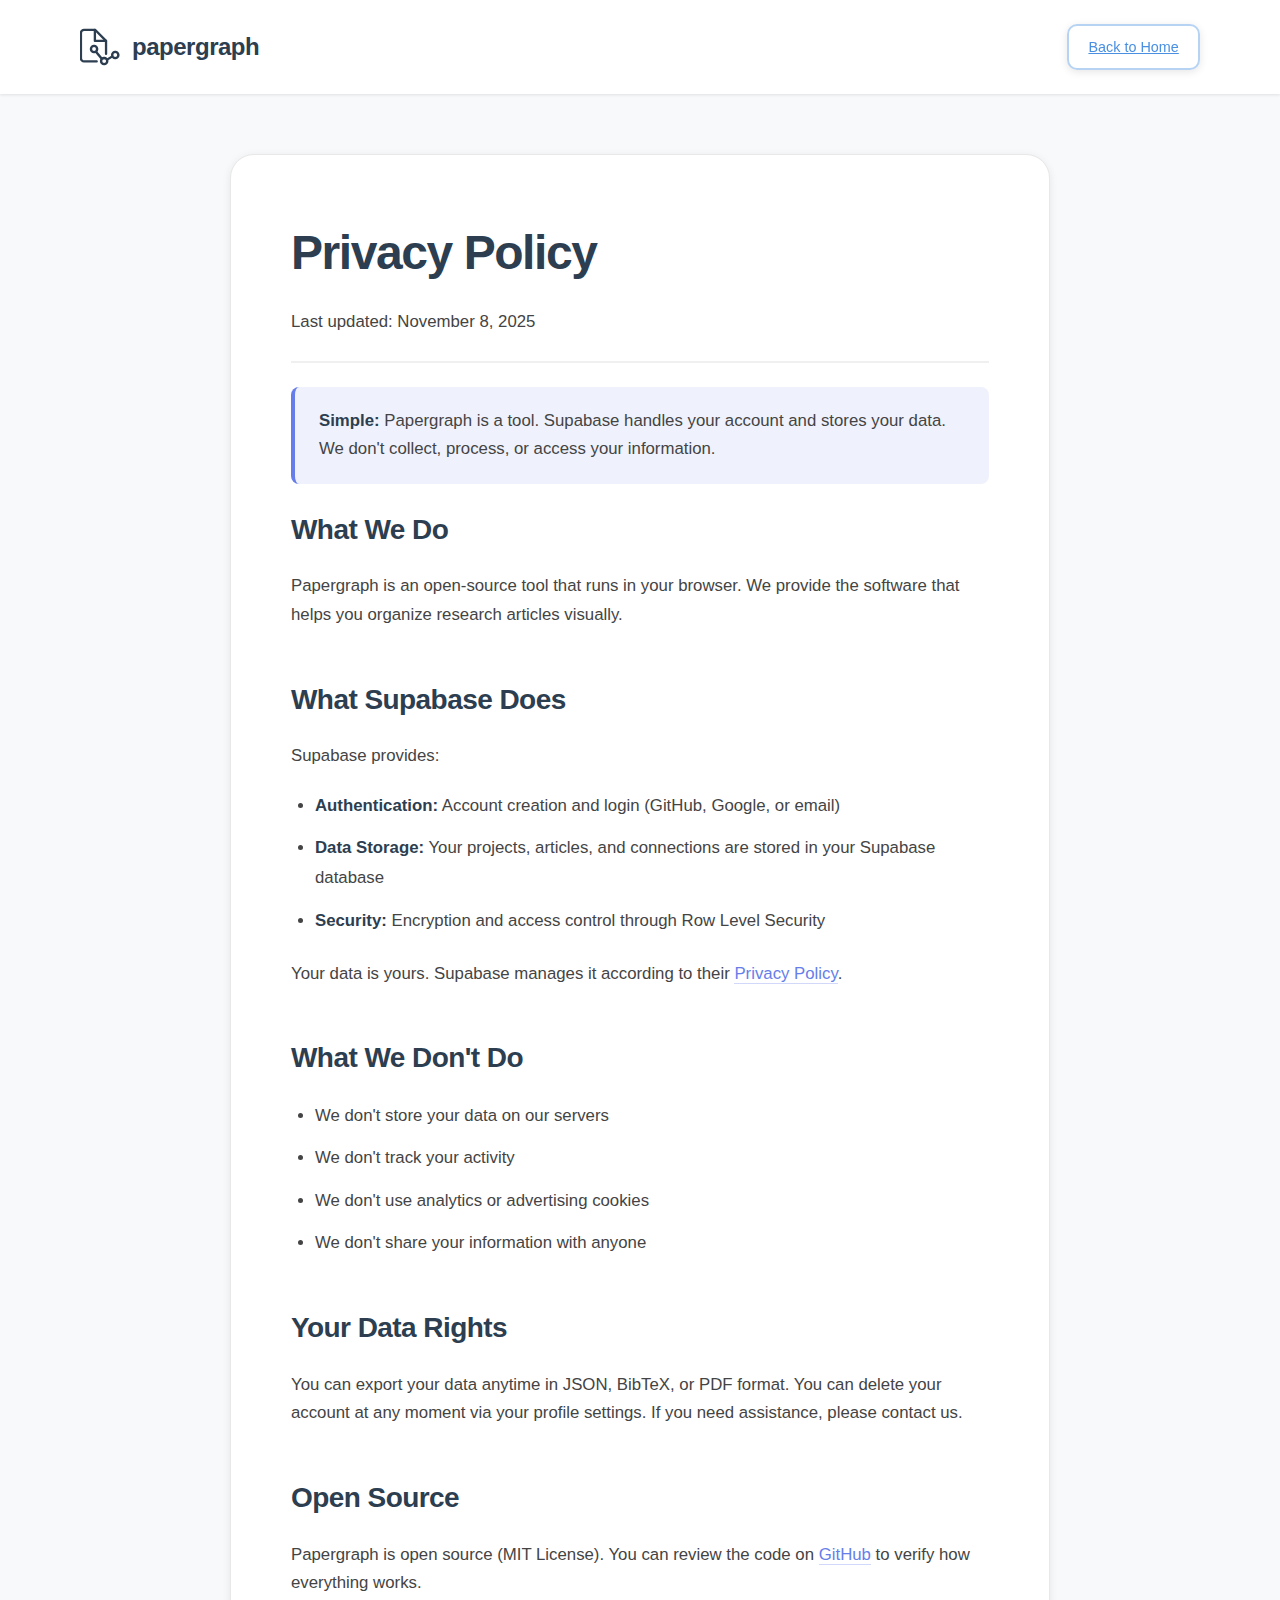
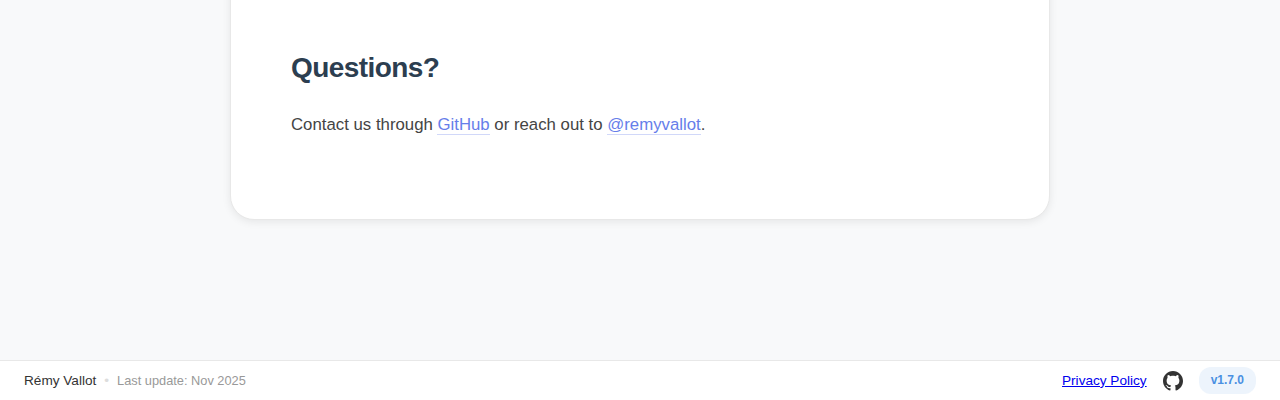
<file: privacy.html>
<!DOCTYPE html>
<html lang="en">
<head>
    <meta charset="UTF-8">
    <meta name="viewport" content="width=device-width, initial-scale=1.0">
    <title>Privacy Policy - Papergraph</title>
    <link href="https://api.fontshare.com/v2/css?f[]=chillax@400,700&display=swap" rel="stylesheet">
    
    <!-- Modular CSS - Base -->
    <link rel="stylesheet" href="css/base/reset.css">
    <link rel="stylesheet" href="css/base/typography.css">
    
    <!-- Modular CSS - Components -->
    <link rel="stylesheet" href="css/components/buttons.css">
    <link rel="stylesheet" href="css/components/footer.css">
    <link rel="stylesheet" href="css/components/onboarding.css">
    
    <link rel="icon" type="image/svg+xml" href="assets/logo-papergraph.svg">
    
    <style>
        /* Privacy page specific styles */
        .privacy-page {
            min-height: 100vh;
            display: flex;
            flex-direction: column;
            background: #f8f9fa;
        }
        
        .privacy-header {
            padding: 24px 0;
            background: white;
            box-shadow: 0 1px 3px rgba(0, 0, 0, 0.1);
        }
        
        .privacy-header-content {
            max-width: 1200px;
            margin: 0 auto;
            padding: 0 40px;
            display: flex;
            align-items: center;
            justify-content: space-between;
        }
        
        .privacy-header .pg-header-logo {
            display: flex;
            align-items: center;
            gap: 12px;
            text-decoration: none;
        }
        
        .privacy-header .pg-header-logo img {
            width: 40px;
            height: 40px;
        }
        
        .privacy-header .logo-text {
            color: #2c3e50;
            font-size: 1.5rem;
        }
        
        .privacy-content {
            flex: 1;
            max-width: 900px;
            margin: 60px auto;
            padding: 0 40px 80px;
        }
        
        .privacy-card {
            background: white;
            border-radius: 24px;
            padding: 60px;
            box-shadow: 0 2px 8px rgba(0, 0, 0, 0.08);
            border: 1px solid #e8e8e8;
        }
        
        .privacy-card h1 {
            font-size: 3rem;
            font-weight: 700;
            color: #2c3e50;
            margin: 0 0 16px 0;
            letter-spacing: -0.03em;
        }
        
        .privacy-last-updated {
            font-size: 0.95rem;
            color: #666;
            margin-bottom: 40px;
            padding-bottom: 24px;
            border-bottom: 2px solid #f0f0f0;
        }
        
        .privacy-card h2 {
            font-size: 1.75rem;
            font-weight: 700;
            color: #2c3e50;
            margin: 48px 0 20px 0;
            letter-spacing: -0.02em;
        }
        
        .privacy-card h2:first-of-type {
            margin-top: 0;
        }
        
        .privacy-card p {
            font-size: 1.05rem;
            line-height: 1.7;
            color: #444;
            margin-bottom: 20px;
        }
        
        .privacy-card ul {
            margin: 16px 0 24px 24px;
            line-height: 1.8;
        }
        
        .privacy-card li {
            font-size: 1.05rem;
            color: #444;
            margin-bottom: 12px;
        }
        
        .privacy-card strong {
            color: #2c3e50;
            font-weight: 600;
        }
        
        .privacy-card a {
            color: #667eea;
            text-decoration: none;
            border-bottom: 1px solid rgba(102, 126, 234, 0.3);
            transition: all 0.2s;
        }
        
        .privacy-card a:hover {
            color: #764ba2;
            border-bottom-color: #764ba2;
        }
        
        .privacy-highlight {
            background: rgba(102, 126, 234, 0.1);
            border-left: 4px solid #667eea;
            padding: 20px 24px;
            margin: 24px 0;
            border-radius: 8px;
        }
        
        .privacy-highlight p {
            margin: 0;
        }
        
        /* Footer adjustments for privacy page */
        .privacy-page .app-footer {
            position: relative;
            background: white;
            border-top: 1px solid #e8e8e8;
        }
        
        @media (max-width: 768px) {
            .privacy-content {
                padding: 0 20px 60px;
                margin: 40px auto;
            }
            
            .privacy-card {
                padding: 40px 32px;
            }
            
            .privacy-card h1 {
                font-size: 2.25rem;
            }
            
            .privacy-card h2 {
                font-size: 1.5rem;
                margin-top: 36px;
            }
            
            .privacy-header-content {
                padding: 0 20px;
            }
        }
    </style>
</head>
<body>
    <div class="privacy-page">
        
        <!-- Header -->
        <header class="privacy-header">
            <div class="privacy-header-content">
                <a href="index.html" class="pg-header-logo">
                    <img src="assets/logo-papergraph.svg" alt="Papergraph">
                    <span class="logo-text">papergraph</span>
                </a>
                <a href="index.html" class="btn-secondary">
                    Back to Home
                </a>
            </div>
        </header>

        <!-- Privacy Content -->
        <div class="privacy-content">
            <div class="privacy-card">
                <h1>Privacy Policy</h1>
                <p class="privacy-last-updated">Last updated: November 8, 2025</p>
                
                <div class="privacy-highlight">
                    <p><strong>Simple:</strong> Papergraph is a tool. Supabase handles your account and stores your data. We don't collect, process, or access your information.</p>
                </div>
                
                <h2>What We Do</h2>
                <p>Papergraph is an open-source tool that runs in your browser. We provide the software that helps you organize research articles visually.</p>
                
                <h2>What Supabase Does</h2>
                <p>Supabase provides:</p>
                <ul>
                    <li><strong>Authentication:</strong> Account creation and login (GitHub, Google, or email)</li>
                    <li><strong>Data Storage:</strong> Your projects, articles, and connections are stored in your Supabase database</li>
                    <li><strong>Security:</strong> Encryption and access control through Row Level Security</li>
                </ul>
                <p>Your data is yours. Supabase manages it according to their <a href="https://supabase.com/privacy" target="_blank">Privacy Policy</a>.</p>
                
                <h2>What We Don't Do</h2>
                <ul>
                    <li>We don't store your data on our servers</li>
                    <li>We don't track your activity</li>
                    <li>We don't use analytics or advertising cookies</li>
                    <li>We don't share your information with anyone</li>
                </ul>
                
                <h2>Your Data Rights</h2>
                <p>You can export your data anytime in JSON, BibTeX, or PDF format. You can delete your account at any moment via your profile settings. If you need assistance, please contact us.</p>
                
                <h2>Open Source</h2>
                <p>Papergraph is open source (MIT License). You can review the code on <a href="https://github.com/remyvallot/papergraph" target="_blank">GitHub</a> to verify how everything works.</p>
                
                <h2>Questions?</h2>
                <p>Contact us through <a href="https://github.com/remyvallot/papergraph/issues" target="_blank">GitHub</a> or reach out to <a href="https://github.com/remyvallot" target="_blank">@remyvallot</a>.</p>
            </div>
        </div>

        <!-- Footer -->
        <div data-include="footer"></div>

    </div>
    
    <!-- Load Footer -->
    <script src="js/utils/load-footer.js"></script>
</body>
</html>
</file>
<file: css/base/typography.css>
/* Typography */
.logo-text {
    font-family: 'Chillax', -apple-system, BlinkMacSystemFont, 'Segoe UI', sans-serif;
    font-weight: 700;
    font-size: 1.35rem;
    color: #1a1a1a;
    letter-spacing: -0.02em;
}
</file>
<file: css/components/buttons.css>
/* ===== BUTTONS ===== */

/* Icon Buttons - Modern Design */
.icon-btn {
    width: 44px;
    height: 44px;
    border: none;
    background: white;
    border-radius: 14px;
    cursor: pointer;
    display: flex;
    align-items: center;
    justify-content: center;
    transition: all 0.2s;
    position: relative;
    box-shadow: 0 2px 8px rgba(0, 0, 0, 0.08);
}

.icon-btn:hover {
    background: #4a90e2;
    box-shadow: 0 4px 12px rgba(74, 144, 226, 0.3);
    transform: translateY(-1px);
}

.icon-btn svg {
    stroke: #4a90e2;
    transition: stroke 0.2s;
}

.icon-btn:hover svg {
    stroke: white;
}

/* Standard Buttons */
.btn-primary, .btn-secondary, .btn-danger {
    padding: 0.6rem 1.2rem;
    border: none;
    border-radius: 10px;
    cursor: pointer;
    font-size: 0.9rem;
    transition: all 0.2s ease;
    font-weight: 500;
    backdrop-filter: blur(10px);
    box-shadow: 0 2px 8px rgba(0, 0, 0, 0.1);
}

#getStartedBtn {
    padding: 1rem 2rem;
    font-size: 1.1rem;
}

.btn-primary {
    background: rgba(74, 144, 226, 0.95);
    color: white;
    border: 1px solid rgba(255, 255, 255, 0.2);
}

.btn-primary:hover {
    background: rgba(53, 122, 189, 1);
    box-shadow: 0 4px 12px rgba(74, 144, 226, 0.3);
    transform: translateY(-1px);
}

.btn-secondary {
    background: rgba(255, 255, 255, 0.9);
    color: #4a90e2;
    border: 2px solid rgba(74, 144, 226, 0.4);
}

.btn-secondary:hover {
    background: rgba(240, 247, 255, 1);
    border-color: rgba(74, 144, 226, 0.6);
    transform: translateY(-1px);
}

.btn-danger {
    background: rgba(231, 76, 60, 0.95);
    color: white;
    border: 1px solid rgba(255, 255, 255, 0.2);
}

.btn-danger:hover {
    background: rgba(192, 57, 43, 1);
    box-shadow: 0 4px 12px rgba(231, 76, 60, 0.3);
    transform: translateY(-1px);
}

/* Dark Theme Toggle Button */
.theme-toggle-btn {
    position: fixed;
    top: 20px;
    right: 20px;
    width: 44px;
    height: 44px;
    border: none;
    background: white;
    border-radius: 14px;
    cursor: pointer;
    display: flex;
    align-items: center;
    justify-content: center;
    transition: all 0.2s;
    box-shadow: 0 2px 8px rgba(0, 0, 0, 0.08);
    z-index: 1000;
}

.theme-toggle-btn:hover {
    background: #4a90e2;
    box-shadow: 0 4px 12px rgba(74, 144, 226, 0.3);
    transform: translateY(-1px);
}

.theme-icon {
    transition: all 0.2s;
    stroke: #4a90e2;
}

.theme-toggle-btn:hover .theme-icon {
    stroke: white;
}

/* Hide moon icon by default, show sun */
.moon-icon {
    display: none;
}

.sun-icon {
    display: block;
}

/* Dark mode active - show moon, hide sun */
body.dark-theme .moon-icon {
    display: block;
}

body.dark-theme .sun-icon {
    display: none;
}

body.dark-theme .theme-toggle-btn {
    background: #2c3e50;
}

body.dark-theme .theme-toggle-btn:hover {
    background: #34495e;
}

body.dark-theme .theme-icon {
    stroke: #f39c12;
}

body.dark-theme .theme-toggle-btn:hover .theme-icon {
    stroke: #f1c40f;
}
</file>
<file: css/components/footer.css>
/* ===== FOOTER ===== */

/* Footer */
.app-footer {
    position: fixed;
    bottom: 0;
    left: 0;
    right: 0;
    height: 40px;
    display: flex;
    justify-content: space-between;
    align-items: center;
    padding: 0 24px;
    background: transparent;
    z-index: 850;
    font-size: 0.85rem;
    color: #666;
    pointer-events: none;
}

.footer-left {
    display: flex;
    align-items: center;
    gap: 8px;
    pointer-events: auto;
}

.footer-author {
    font-weight: 500;
    color: #333;
}

.footer-separator {
    color: #ddd;
}

.footer-date {
    color: #999;
    font-size: 0.8rem;
}

.footer-right {
    display: flex;
    align-items: center;
    gap: 10px;
    pointer-events: auto;
}

.footer-github {
    display: flex;
    align-items: center;
    justify-content: center;
    width: 32px;
    height: 32px;
    border-radius: 8px;
    color: #333;
    transition: all 0.2s;
    text-decoration: none;
}

.footer-github:hover {
    background: rgba(0, 0, 0, 0.05);
    color: #000;
}

.footer-github svg {
    transition: transform 0.2s;
}

.footer-github:hover svg {
    transform: scale(1.1);
}

.app-version {
    padding: 4px 12px;
    background: rgba(74, 144, 226, 0.1);
    color: #4a90e2;
    border-radius: 12px;
    font-size: 0.75rem;
    font-weight: 600;
}
</file>
<file: css/components/onboarding.css>
/* ===== ONBOARDING OVERLAY ===== */

.onboarding-overlay {
    position: fixed;
    top: 0;
    left: 0;
    right: 0;
    bottom: 0;
    background: rgba(255, 255, 255, 0.75);
    backdrop-filter: blur(10px);
    z-index: 100;
    display: flex;
    align-items: center;
    justify-content: center;
    opacity: 1;
    transition: opacity 0.5s ease, visibility 0.5s ease;
    pointer-events: all;
}

.onboarding-overlay.hidden {
    opacity: 0;
    visibility: hidden;
    pointer-events: none;
}

.onboarding-content {
    max-width: 600px;
    padding: 40px 30px 25px;
    text-align: center;
    animation: fadeInUp 0.6s ease;
    pointer-events: auto;
}

@keyframes fadeInUp {
    from {
        opacity: 0;
        transform: translateY(30px);
    }
    to {
        opacity: 1;
        transform: translateY(0);
    }
}

.onboarding-header {
    display: flex;
    align-items: center;
    justify-content: center;
    gap: 16px;
    margin-bottom: 12px;
}

.onboarding-logo {
    width: 48px;
    height: 48px;
    filter: drop-shadow(0 2px 8px rgba(74, 144, 226, 0.3));
}

.onboarding-content h1 {
    font-family: 'Chillax', -apple-system, BlinkMacSystemFont, 'Segoe UI', sans-serif;
    font-size: 2.5rem;
    font-weight: 700;
    background: linear-gradient(135deg, #4a90e2 0%, #357abd 100%);
    -webkit-background-clip: text;
    -webkit-text-fill-color: transparent;
    background-clip: text;
    margin: 0;
    letter-spacing: -0.02em;
}

.onboarding-content h2 {
    font-size: 1.25rem;
    font-weight: 500;
    color: #2c3e50;
    margin: 0 0 24px 0;
    line-height: 1.4;
}

/* Options */
.onboarding-options {
    display: grid;
    grid-template-columns: repeat(3, 1fr);
    gap: 12px;
    margin-bottom: 20px;
}

.onboarding-option {
    background: white;
    border: 2px solid #e0e0e0;
    border-radius: 12px;
    padding: 16px 12px;
    cursor: pointer;
    transition: all 0.3s ease;
    box-shadow: 0 2px 8px rgba(0, 0, 0, 0.08);
    display: flex;
    flex-direction: column;
    align-items: center;
    gap: 8px;
}

.onboarding-option:hover {
    border-color: #4a90e2;
    box-shadow: 0 6px 16px rgba(74, 144, 226, 0.25);
    transform: translateY(-3px);
}

.option-icon-svg {
    color: #4a90e2;
    width: 28px;
    height: 28px;
    flex-shrink: 0;
}

.onboarding-option span {
    font-size: 0.9rem;
    font-weight: 600;
    color: #2c3e50;
    margin: 0;
}

/* Quick Tips */
.quick-tips {
    display: flex;
    align-items: center;
    justify-content: center;
    flex-wrap: wrap;
    gap: 8px;
    font-size: 0.8rem;
    color: #666;
    line-height: 1.5;
}

.tip-item {
    display: inline;
}

.tip-item strong {
    color: #4a90e2;
    font-weight: 600;
}

.tip-separator {
    color: #ccc;
    user-select: none;
}

.onboarding-footer {
    margin-top: 16px;
    font-size: 0.8rem;
    color: #999;
    font-style: italic;
}

/* Mobile responsive */
@media (max-width: 768px) {
    .onboarding-content {
        padding: 30px 16px;
        max-width: 95%;
    }
    
    .onboarding-content h1 {
        font-size: 1.5rem;
    }
    
    .onboarding-logo {
        width: 32px;
        height: 32px;
    }
    
    .tutorial-hero h2 {
        font-size: 1.5rem;
    }

    .tutorial-tagline {
        font-size: 0.9rem;
    }

    .tutorial-features {
        grid-template-columns: 1fr 1fr;
        gap: 12px;
    }

    .feature-icon {
        font-size: 2rem;
    }

    .feature-card h3 {
        font-size: 0.85rem;
    }

    .feature-card p {
        font-size: 0.75rem;
    }

    .feature-badge {
        font-size: 0.7rem;
        padding: 6px 12px;
    }
    
    .onboarding-options {
        padding: 12px;
    }
    
    .tutorial-item {
        font-size: 0.75rem;
    }
    
    .onboarding-options {
        grid-template-columns: repeat(3, 1fr);
        gap: 8px;
    }
    
    .onboarding-option {
        padding: 12px 8px;
    }
    
    .option-icon {
        font-size: 1.5rem;
    }
    
    .onboarding-option h3 {
        font-size: 0.8rem;
    }
}

/* Disabled Option */
.onboarding-option.disabled-option {
    opacity: 0.5;
    cursor: not-allowed;
    pointer-events: none;
}

.onboarding-option.disabled-option:hover {
    border-color: #e0e0e0;
    box-shadow: 0 2px 8px rgba(0, 0, 0, 0.08);
    transform: none;
}
</file>
